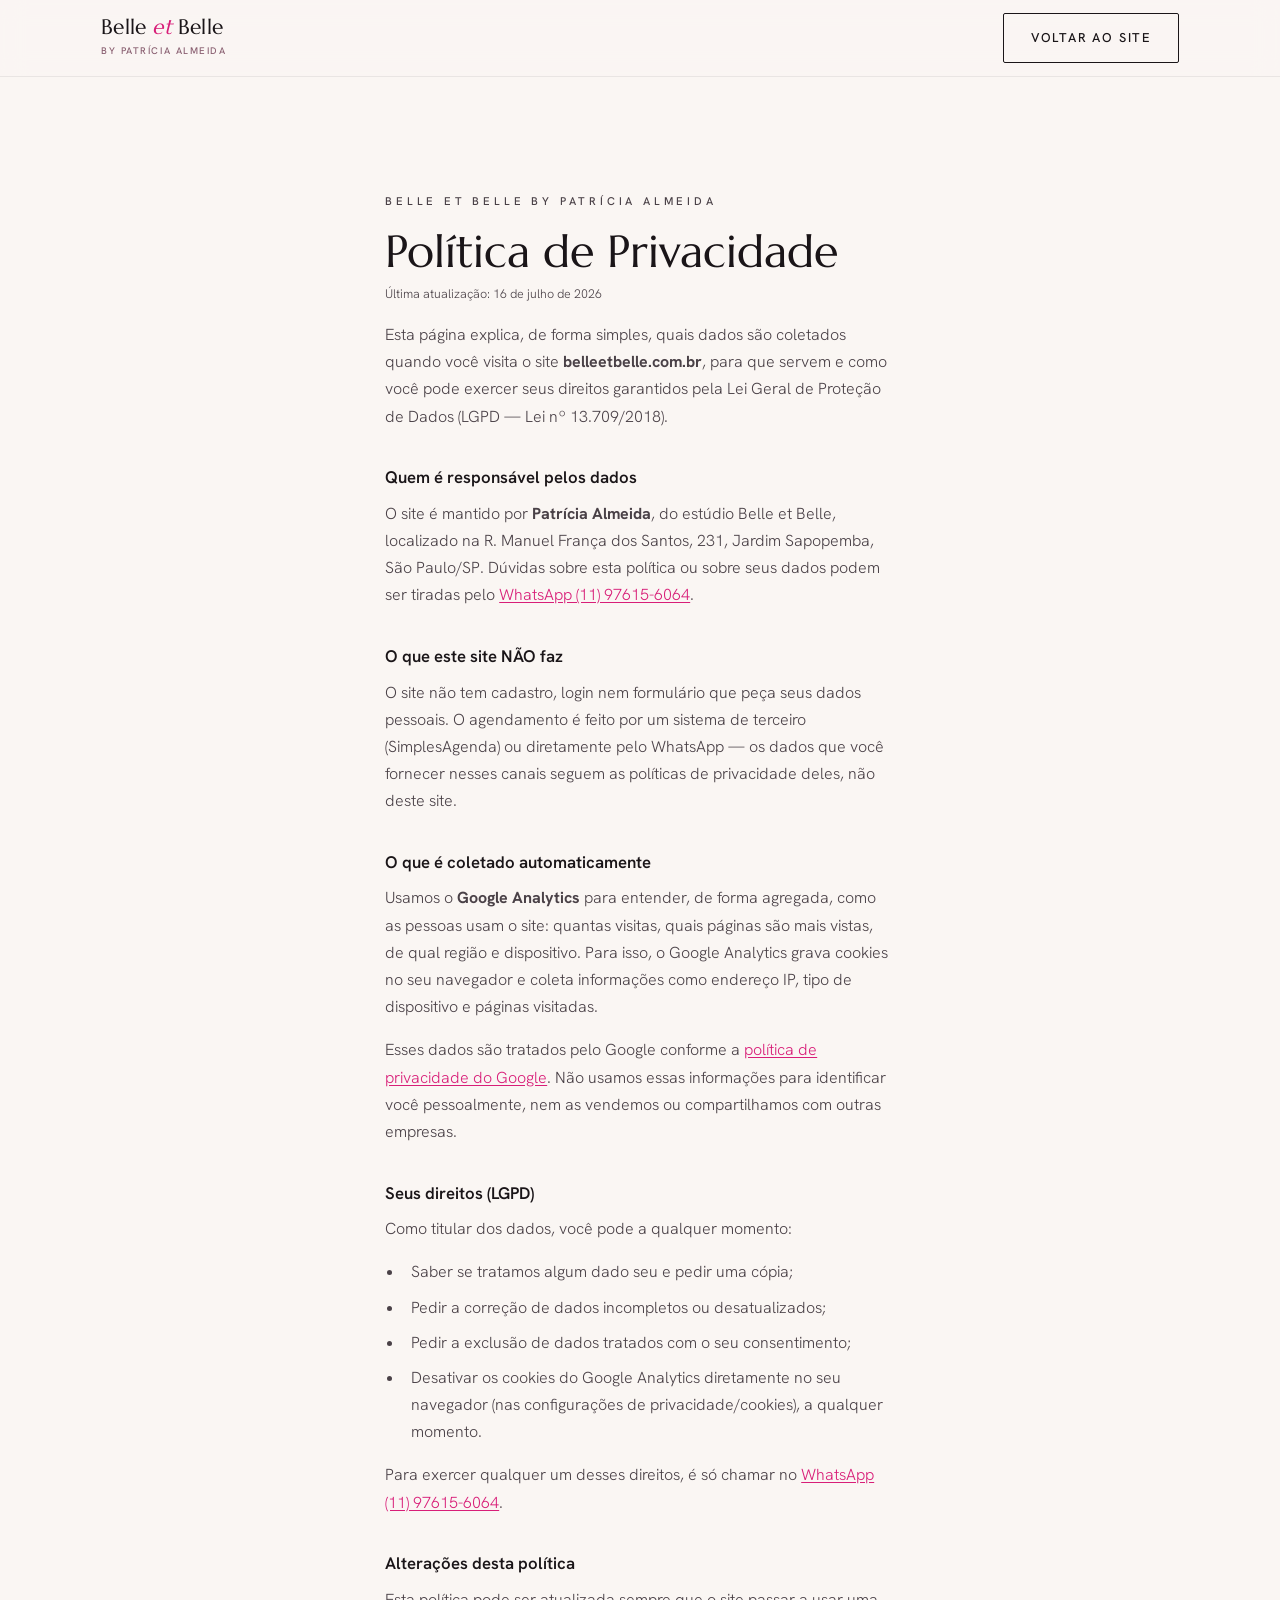
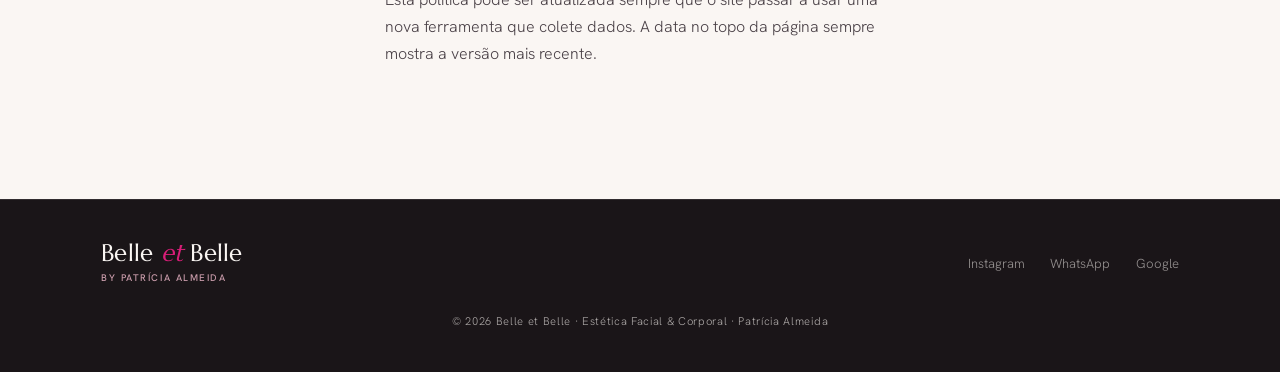
<file: privacidade.html>
<!doctype html>
<html lang="pt-BR">
  <head>
    <meta charset="UTF-8" />
    <meta name="viewport" content="width=device-width, initial-scale=1.0" />

    <!-- Google tag (gtag.js) -->
    <script
      async
      src="https://www.googletagmanager.com/gtag/js?id=G-WTW3HWDGJZ"
    ></script>
    <script>
      window.dataLayer = window.dataLayer || [];
      function gtag() {
        dataLayer.push(arguments);
      }
      gtag("js", new Date());
      gtag("config", "G-WTW3HWDGJZ");
    </script>

    <link rel="canonical" href="https://belleetbelle.com.br/privacidade.html" />

    <title>Política de Privacidade — Belle et Belle by Patrícia Almeida</title>
    <meta
      name="description"
      content="Política de privacidade do site Belle et Belle by Patrícia Almeida: quais dados são coletados, para que servem e como exercer seus direitos garantidos pela LGPD."
    />
    <meta name="theme-color" content="#D81E78" />
    <meta name="robots" content="index, follow" />

    <!-- Favicons -->
    <link rel="icon" href="assets/img/logo/favicon.svg" type="image/svg+xml" />
    <link
      rel="icon"
      href="assets/img/logo/png/favicon.png"
      sizes="32x32"
    />
    <link rel="apple-touch-icon" href="assets/img/logo/png/favicon.png" />

    <link rel="preconnect" href="https://fonts.googleapis.com" />
    <link rel="preconnect" href="https://fonts.gstatic.com" crossorigin />
    <link
      href="https://fonts.googleapis.com/css2?family=Marcellus&family=Hanken+Grotesk:ital,wght@0,300;0,400;0,500;0,600;1,400&display=swap"
      rel="stylesheet"
    />
    <link rel="stylesheet" href="assets/css/styles.css?v=3" />
  </head>
  <body>
    <!-- NAV -->
    <header class="nav">
      <div class="wrap nav__inner">
        <a
          href="index.html"
          class="nav__logo"
          aria-label="Belle et Belle by Patrícia Almeida — início"
        >
          <span class="brandmark__text">
            <span class="brandmark__word">Belle <em>et</em> Belle</span>
            <span class="brandmark__sub">by Patrícia Almeida</span>
          </span>
        </a>
        <a href="index.html" class="btn btn--outline">Voltar ao site</a>
      </div>
    </header>

    <main>
      <section class="section legal">
        <div class="wrap legal__content">
          <p class="eyebrow">Belle et Belle by Patrícia Almeida</p>
          <h1>Política de Privacidade</h1>
          <p class="legal__updated">Última atualização: 16 de julho de 2026</p>

          <p>
            Esta página explica, de forma simples, quais dados são coletados
            quando você visita o site <strong>belleetbelle.com.br</strong>,
            para que servem e como você pode exercer seus direitos garantidos
            pela Lei Geral de Proteção de Dados (LGPD — Lei nº 13.709/2018).
          </p>

          <h2>Quem é responsável pelos dados</h2>
          <p>
            O site é mantido por <strong>Patrícia Almeida</strong>, do estúdio
            Belle et Belle, localizado na R. Manuel França dos Santos, 231,
            Jardim Sapopemba, São Paulo/SP. Dúvidas sobre esta política ou
            sobre seus dados podem ser tiradas pelo
            <a
              href="https://wa.me/5511976156064?text=Oi!%20Tenho%20uma%20d%C3%BAvida%20sobre%20a%20pol%C3%ADtica%20de%20privacidade%20do%20site"
              target="_blank"
              rel="noopener"
              >WhatsApp (11) 97615-6064</a
            >.
          </p>

          <h2>O que este site NÃO faz</h2>
          <p>
            O site não tem cadastro, login nem formulário que peça seus
            dados pessoais. O agendamento é feito por um sistema de
            terceiro (SimplesAgenda) ou diretamente pelo WhatsApp — os dados
            que você fornecer nesses canais seguem as políticas de
            privacidade deles, não deste site.
          </p>

          <h2>O que é coletado automaticamente</h2>
          <p>
            Usamos o <strong>Google Analytics</strong> para entender, de
            forma agregada, como as pessoas usam o site: quantas visitas,
            quais páginas são mais vistas, de qual região e dispositivo. Para
            isso, o Google Analytics grava cookies no seu navegador e coleta
            informações como endereço IP, tipo de dispositivo e páginas
            visitadas.
          </p>
          <p>
            Esses dados são tratados pelo Google conforme a
            <a
              href="https://policies.google.com/privacy"
              target="_blank"
              rel="noopener"
              >política de privacidade do Google</a
            >. Não usamos essas informações para identificar você
            pessoalmente, nem as vendemos ou compartilhamos com outras
            empresas.
          </p>

          <h2>Seus direitos (LGPD)</h2>
          <p>Como titular dos dados, você pode a qualquer momento:</p>
          <ul class="legal__list">
            <li>Saber se tratamos algum dado seu e pedir uma cópia;</li>
            <li>Pedir a correção de dados incompletos ou desatualizados;</li>
            <li>
              Pedir a exclusão de dados tratados com o seu consentimento;
            </li>
            <li>
              Desativar os cookies do Google Analytics diretamente no seu
              navegador (nas configurações de privacidade/cookies), a
              qualquer momento.
            </li>
          </ul>
          <p>
            Para exercer qualquer um desses direitos, é só chamar no
            <a
              href="https://wa.me/5511976156064?text=Oi!%20Quero%20falar%20sobre%20meus%20dados%20no%20site"
              target="_blank"
              rel="noopener"
              >WhatsApp (11) 97615-6064</a
            >.
          </p>

          <h2>Alterações desta política</h2>
          <p>
            Esta política pode ser atualizada sempre que o site passar a usar
            uma nova ferramenta que colete dados. A data no topo da página
            sempre mostra a versão mais recente.
          </p>
        </div>
      </section>
    </main>

    <footer class="footer">
      <div class="wrap footer__inner">
        <span class="footer__logo">
          <span class="brandmark__text">
            <span class="brandmark__word">Belle <em>et</em> Belle</span>
            <span class="brandmark__sub">by Patrícia Almeida</span>
          </span>
        </span>
        <nav class="footer__social" aria-label="Redes sociais">
          <a
            href="https://www.instagram.com/belleetbellestudio"
            target="_blank"
            rel="noopener"
            >Instagram</a
          >
          <a
            href="https://wa.me/5511976156064?text=Oi!%20Vi%20o%20site%20e%20quero%20agendar%20um%20horário"
            target="_blank"
            rel="noopener"
            >WhatsApp</a
          >
          <a
            href="https://maps.app.goo.gl/AXm2BVZ8oATcKBRG7"
            target="_blank"
            rel="noopener"
            >Google</a
          >
        </nav>
      </div>
      <p class="footer__credit">
        © 2026 Belle et Belle · Estética Facial &amp; Corporal · Patrícia
        Almeida
      </p>
    </footer>
  </body>
</html>
</file>
<file: assets/css/styles.css>
:root {
  --paper: #faf6f3;
  --white: #ffffff;
  --ink: #1a1518;
  --ink-soft: #4a4147;
  --pink: #d81e78;
  --pink-deep: #b01561;
  --pink-soft: #f7dce8;
  --pink-tint: #fceef4;
  --mauve: #8a6071;

  --font-display: "Marcellus", Georgia, serif;
  --font-body: "Hanken Grotesk", system-ui, sans-serif;

  --maxw: 1180px;
  --gut: clamp(1.25rem, 4vw, 4rem);
  --ease: cubic-bezier(0.22, 0.7, 0.25, 1);
}

* {
  box-sizing: border-box;
  margin: 0;
  padding: 0;
}
html {
  scroll-behavior: smooth;
}
body {
  font-family: var(--font-body);
  font-weight: 300;
  color: var(--ink);
  background: var(--paper);
  line-height: 1.7;
  -webkit-font-smoothing: antialiased;
}
img {
  max-width: 100%;
  display: block;
}
a {
  color: inherit;
  text-decoration: none;
}
h1,
h2,
h3 {
  font-family: var(--font-display);
  font-weight: 400;
  line-height: 1.12;
}

.eyebrow {
  font-size: 0.7rem;
  font-weight: 500;
  letter-spacing: 0.34em;
  text-transform: uppercase;
  color: var(--mauve);
}


.wrap {
  max-width: var(--maxw);
  margin-inline: auto;
  padding-inline: var(--gut);
}
.section {
  padding-block: clamp(4.5rem, 9vw, 8.5rem);
}
/* seção logo após um divisor: menos respiro no topo */
.section--tight {
  padding-top: 1rem;
}

.btn {
  display: inline-flex;
  align-items: center;
  gap: 0.55em;
  font-family: var(--font-body);
  font-size: 0.8rem;
  font-weight: 500;
  letter-spacing: 0.14em;
  text-transform: uppercase;
  padding: 1.05em 2.1em;
  border-radius: 2px;
  border: 1px solid transparent;
  cursor: pointer;
  transition: all 0.35s var(--ease);
}
.btn--primary {
  background: var(--pink);
  color: var(--white);
}
.btn--primary:hover {
  background: var(--pink-deep);
  transform: translateY(-2px);
}
.btn--outline {
  background: transparent;
  color: var(--ink);
  border-color: var(--ink);
}
.btn--outline:hover {
  background: var(--ink);
  color: var(--paper);
}
.btn--ghost {
  background: transparent;
  color: var(--paper);
  border-color: rgba(250, 246, 243, 0.4);
}
.btn--ghost:hover {
  background: var(--paper);
  color: var(--ink);
}

a:focus-visible,
button:focus-visible {
  outline: 2px solid var(--pink);
  outline-offset: 3px;
}

.reveal {
  opacity: 0;
  transform: translateY(22px);
  transition:
    opacity 0.8s var(--ease),
    transform 0.8s var(--ease);
}
.reveal.in {
  opacity: 1;
  transform: none;
}

/* assinatura: linha fina ondulada */
.thread {
  display: block;
  width: 100%;
  height: 48px;
  overflow: visible;
}
.thread path {
  fill: none;
  stroke: var(--pink);
  stroke-width: 1.5;
  stroke-dasharray: 2000;
  stroke-dashoffset: 2000;
  transition: stroke-dashoffset 1.8s var(--ease);
}
.thread.in path {
  stroke-dashoffset: 0;
}

/* NAV */
.nav {
  position: sticky;
  top: 0;
  z-index: 50;
  background: rgba(250, 246, 243, 0.9);
  backdrop-filter: blur(12px);
  border-bottom: 1px solid rgba(26, 21, 24, 0.07);
}
.nav__inner {
  display: flex;
  align-items: center;
  justify-content: space-between;
  height: 76px;
}
.nav__logo {
  display: inline-flex;
  align-items: center;
  gap: 0.65rem;
}
.brandmark__icon {
  width: 46px;
  height: 46px;
  flex-shrink: 0;
  display: block;
}
.brandmark__word {
  display: block;
  font-family: "Marcellus", Georgia, serif;
  font-size: 1.3rem;
  line-height: 1;
  letter-spacing: 0.01em;
  color: var(--ink);
}
.brandmark__word em {
  font-style: italic;
  color: var(--pink);
}
.brandmark__sub {
  display: block;
  margin-top: 0.3rem;
  font-family: "Hanken Grotesk", Arial, sans-serif;
  font-size: 0.6rem;
  font-weight: 500;
  letter-spacing: 0.16em;
  text-transform: uppercase;
  color: var(--mauve);
}
.nav__links {
  display: flex;
  gap: 2.2rem;
  align-items: center;
}
.nav__links a {
  font-size: 0.82rem;
  font-weight: 400;
  letter-spacing: 0.06em;
  transition: color 0.3s;
}
.nav__links a:hover {
  color: var(--pink);
}
.nav__toggle {
  display: none;
  background: none;
  border: 0;
  font-size: 1.5rem;
  color: var(--ink);
  cursor: pointer;
}

/* HERO */
.hero__grid {
  display: grid;
  grid-template-columns: 1.1fr 0.9fr;
  gap: clamp(2rem, 6vw, 6rem);
  align-items: center;
  padding-block: clamp(3.5rem, 8vw, 7rem);
}
.hero__eyebrow {
  margin-bottom: 1.6rem;
}
.hero__title {
  font-size: clamp(2.8rem, 7vw, 5.4rem);
  letter-spacing: -0.01em;
  margin-bottom: 1.6rem;
}
.hero__title em {
  font-style: italic;
  color: var(--pink);
}
.hero__sub {
  font-size: 1.1rem;
  font-weight: 300;
  max-width: 40ch;
  color: var(--ink-soft);
}
.hero__cta {
  display: flex;
  gap: 1rem;
  margin-top: 2.6rem;
  flex-wrap: wrap;
  align-items: center;
}
.hero__rating {
  display: flex;
  align-items: center;
  gap: 0.6rem;
  margin-top: 2.4rem;
}
.hero__rating .stars {
  color: var(--pink);
  letter-spacing: 0.1em;
}
.hero__rating small {
  font-size: 0.82rem;
  color: var(--ink-soft);
}

.hero__art {
  position: relative;
}
.hero__dot {
  position: absolute;
  width: 9px;
  height: 9px;
  border-radius: 50%;
  background: var(--pink);
}

/* STATS */
.stats {
  border-top: 1px solid rgba(26, 21, 24, 0.1);
  border-bottom: 1px solid rgba(26, 21, 24, 0.1);
}
.stats__grid {
  display: grid;
  grid-template-columns: repeat(4, 1fr);
  text-align: center;
  padding-block: clamp(2.2rem, 4vw, 3rem);
  gap: 1rem;
}
.stats__num {
  font-family: var(--font-display);
  font-size: clamp(1.9rem, 3.6vw, 2.6rem);
  color: var(--pink);
}
.stats__label {
  font-size: 0.72rem;
  font-weight: 400;
  letter-spacing: 0.12em;
  text-transform: uppercase;
  color: var(--ink-soft);
  margin-top: 0.35rem;
}
.stats__item + .stats__item {
  border-left: 1px solid rgba(26, 21, 24, 0.1);
}

/* SEC HEAD */
.sec-head {
  margin-bottom: 3.4rem;
}
/* cabeçalho de seção centralizado (o eyebrow vira pílula central) */
.sec-head--center {
  text-align: center;
}
.sec-head--center .eyebrow,
.ba__head .eyebrow {
  display: inline-block;
}
.sec-head h2 {
  font-size: clamp(2.1rem, 4.6vw, 3.4rem);
  margin-top: 0.8rem;
}
.sec-head h2 em {
  font-style: italic;
  color: var(--pink);
}

/* SERVIÇOS / PROCEDIMENTOS */
.card {
  background: var(--white);
  border: 1px solid rgba(26, 21, 24, 0.08);
  border-radius: 4px;
  padding: 2.4rem 2rem;
  transition:
    transform 0.4s var(--ease),
    box-shadow 0.4s,
    border-color 0.4s;
}
.card:hover {
  transform: translateY(-5px);
  box-shadow: 0 20px 44px -26px rgba(216, 30, 120, 0.3);
  border-color: var(--pink-soft);
}
.card__mark {
  width: 34px;
  height: 1.5px;
  background: var(--pink);
  margin-bottom: 1.3rem;
}
.card h3 {
  font-size: 1.35rem;
  margin-bottom: 0.6rem;
}
.card p {
  font-size: 0.95rem;
  font-weight: 300;
  color: var(--ink-soft);
}
.card__meta {
  display: inline-block;
  font-size: 0.7rem;
  font-weight: 500;
  letter-spacing: 0.12em;
  text-transform: uppercase;
  color: var(--mauve);
  margin-bottom: 0.8rem;
}

/* PROCEDIMENTOS (menu por categoria) */
.proc__menu {
  display: flex;
  flex-wrap: wrap;
  justify-content: center;
  gap: 0.7rem;
  margin-bottom: 2.6rem;
}
.proc__tab {
  display: inline-flex;
  align-items: center;
  gap: 0.5em;
  font-family: var(--font-body);
  font-size: 0.8rem;
  font-weight: 500;
  letter-spacing: 0.04em;
  color: var(--ink);
  background: var(--white);
  border: 1px solid rgba(26, 21, 24, 0.14);
  border-radius: 2rem;
  padding: 0.7em 1.3em;
  cursor: pointer;
  transition: all 0.3s var(--ease);
}
.proc__tab span {
  display: inline-grid;
  place-items: center;
  min-width: 1.5em;
  height: 1.5em;
  padding: 0 0.35em;
  font-size: 0.72rem;
  border-radius: 1em;
  background: var(--pink-soft);
  color: var(--pink-deep);
  transition: all 0.3s var(--ease);
}
.proc__tab:hover {
  border-color: var(--pink);
  color: var(--pink);
}
.proc__tab.is-active {
  background: var(--pink);
  border-color: var(--pink);
  color: var(--white);
}
.proc__tab.is-active span {
  background: rgba(255, 255, 255, 0.22);
  color: var(--white);
}
.proc__grid {
  display: grid;
  grid-template-columns: repeat(3, 1fr);
  gap: 1.4rem;
}
.proc__item {
  animation: galleryIn 0.5s var(--ease) both;
}
.proc__item.is-hidden {
  display: none;
}
.proc__note {
  text-align: center;
  margin-top: 2.6rem;
  font-size: 0.92rem;
  color: var(--ink-soft);
}
.proc__note a {
  color: var(--pink-deep);
  font-weight: 500;
  border-bottom: 1px solid transparent;
  transition: border-color 0.3s var(--ease);
}
.proc__note a:hover {
  border-color: var(--pink);
}

/* ANTES/DEPOIS */
.ba__head {
  text-align: center;
  margin-bottom: 3rem;
}
.ba__head h2 {
  font-size: clamp(2.1rem, 4.6vw, 3.4rem);
  margin-top: 0.8rem;
}
.ba__head h2 em {
  font-style: italic;
  color: var(--pink);
}
.ba__compare {
  position: relative;
  max-width: 460px;
  margin-inline: auto;
  aspect-ratio: 3/4;
  border-radius: 6px;
  overflow: hidden;
  cursor: ew-resize;
  user-select: none;
  box-shadow: 0 30px 60px -32px rgba(26, 21, 24, 0.4);
}
.ba__layer {
  position: absolute;
  inset: 0;
  display: grid;
  place-items: center;
  font-size: 0.78rem;
  letter-spacing: 0.22em;
  text-transform: uppercase;
}
.ba__after {
  background: var(--pink-tint);
  color: var(--mauve);
}
.ba__before {
  background: var(--ink);
  color: rgba(250, 246, 243, 0.5);
  clip-path: inset(0 50% 0 0);
}
.ba__layer img {
  width: 100%;
  height: 100%;
  object-fit: cover;
  pointer-events: none;
}
.ba__tag {
  position: absolute;
  top: 1rem;
  padding: 0.35em 1em;
  font-size: 0.66rem;
  font-weight: 500;
  letter-spacing: 0.16em;
  text-transform: uppercase;
  border-radius: 2px;
}
.ba__tag--before {
  left: 1rem;
  background: var(--paper);
  color: var(--ink);
}
.ba__tag--after {
  right: 1rem;
  background: var(--pink);
  color: var(--white);
}
.ba__handle {
  position: absolute;
  top: 0;
  bottom: 0;
  left: 50%;
  width: 1px;
  background: var(--paper);
  transform: translateX(-50%);
  pointer-events: none;
}
.ba__knob {
  position: absolute;
  top: 50%;
  left: 50%;
  transform: translate(-50%, -50%);
  width: 44px;
  height: 44px;
  border-radius: 50%;
  background: var(--paper);
  color: var(--pink);
  display: grid;
  place-items: center;
  font-family: var(--font-display);
  font-style: italic;
  font-size: 0.95rem;
  box-shadow: 0 4px 16px rgba(26, 21, 24, 0.3);
}
.ba__stage {
  margin: 0;
}
.ba__caption {
  text-align: center;
  margin-top: 1.2rem;
  font-family: var(--font-display);
  font-size: 1.05rem;
  color: var(--ink);
}
.ba__thumbs {
  display: flex;
  justify-content: center;
  flex-wrap: wrap;
  gap: 0.9rem;
  margin-top: 1.6rem;
}
.ba__thumb {
  width: 92px;
  aspect-ratio: 3/4;
  padding: 0;
  border: 1px solid rgba(26, 21, 24, 0.12);
  border-radius: 4px;
  overflow: hidden;
  background: none;
  cursor: pointer;
  opacity: 0.62;
  transition:
    opacity 0.3s var(--ease),
    border-color 0.3s var(--ease),
    transform 0.3s var(--ease);
}
.ba__thumb img {
  width: 100%;
  height: 100%;
  object-fit: cover;
  display: block;
}
.ba__thumb:hover {
  opacity: 1;
  transform: translateY(-2px);
}
.ba__thumb.is-active {
  opacity: 1;
  border-color: var(--pink);
  box-shadow: 0 0 0 1px var(--pink);
}
.ba__note {
  text-align: center;
  margin-top: 1.4rem;
  font-size: 0.8rem;
  color: var(--ink-soft);
}

/* GALERIA POR SESSÃO (colagens antes/depois prontas) */
.gallery {
  margin-top: 4rem;
}
.gallery__lead {
  text-align: center;
  font-family: var(--font-display);
  font-size: 1.25rem;
  color: var(--ink);
  margin-bottom: 1.6rem;
}
.gallery__menu {
  display: flex;
  flex-wrap: wrap;
  justify-content: center;
  gap: 0.7rem;
  margin-bottom: 2.6rem;
}
.gallery__tab {
  display: inline-flex;
  align-items: center;
  gap: 0.5em;
  font-family: var(--font-body);
  font-size: 0.8rem;
  font-weight: 500;
  letter-spacing: 0.04em;
  color: var(--ink);
  background: var(--white);
  border: 1px solid rgba(26, 21, 24, 0.14);
  border-radius: 2rem;
  padding: 0.7em 1.3em;
  cursor: pointer;
  transition: all 0.3s var(--ease);
}
.gallery__tab span {
  display: inline-grid;
  place-items: center;
  min-width: 1.5em;
  height: 1.5em;
  padding: 0 0.35em;
  font-size: 0.72rem;
  border-radius: 1em;
  background: var(--pink-soft);
  color: var(--pink-deep);
  transition: all 0.3s var(--ease);
}
.gallery__tab:hover {
  border-color: var(--pink);
  color: var(--pink);
}
.gallery__tab.is-active {
  background: var(--pink);
  border-color: var(--pink);
  color: var(--white);
}
.gallery__tab.is-active span {
  background: rgba(255, 255, 255, 0.22);
  color: var(--white);
}
.gallery__grid {
  display: grid;
  grid-template-columns: repeat(4, 1fr);
  gap: 1rem;
}
.gallery__item {
  margin: 0;
  position: relative;
  border-radius: 6px;
  overflow: hidden;
  cursor: zoom-in;
  background: var(--pink-soft);
  box-shadow: 0 18px 38px -28px rgba(26, 21, 24, 0.4);
  animation: galleryIn 0.5s var(--ease) both;
}
.gallery__item.is-hidden {
  display: none;
}
@keyframes galleryIn {
  from {
    opacity: 0;
    transform: translateY(14px);
  }
  to {
    opacity: 1;
    transform: none;
  }
}
.gallery__item img {
  width: 100%;
  height: 100%;
  aspect-ratio: 3/4;
  object-fit: cover;
  transition: transform 0.5s var(--ease);
}
.gallery__item:hover img {
  transform: scale(1.04);
}
.gallery__item figcaption {
  position: absolute;
  left: 0;
  right: 0;
  bottom: 0;
  padding: 1.6rem 0.9rem 0.7rem;
  font-size: 0.74rem;
  font-weight: 500;
  letter-spacing: 0.04em;
  color: var(--white);
  background: linear-gradient(to top, rgba(26, 21, 24, 0.78), transparent);
}

/* LIGHTBOX */
.lightbox {
  position: fixed;
  inset: 0;
  z-index: 100;
  display: none;
  place-items: center;
  padding: clamp(1rem, 4vw, 3rem);
  background: rgba(26, 21, 24, 0.92);
  cursor: zoom-out;
}
.lightbox.is-open {
  display: grid;
}
.lightbox__img {
  max-width: 100%;
  max-height: 90vh;
  width: auto;
  border-radius: 4px;
  box-shadow: 0 30px 80px -20px rgba(0, 0, 0, 0.7);
}
.lightbox__close {
  position: absolute;
  top: 1.2rem;
  right: 1.6rem;
  width: 44px;
  height: 44px;
  font-size: 1.8rem;
  line-height: 1;
  color: var(--paper);
  background: rgba(250, 246, 243, 0.12);
  border: 0;
  border-radius: 50%;
  cursor: pointer;
  transition: background 0.3s;
}
.lightbox__close:hover {
  background: rgba(250, 246, 243, 0.28);
}

/* SOBRE */
.about {
  background: var(--pink-tint);
}
.about__grid {
  display: grid;
  grid-template-columns: 0.85fr 1.15fr;
  gap: clamp(2rem, 5vw, 4.5rem);
  align-items: center;
}
.about__frame {
  aspect-ratio: 4/5;
  border-radius: 50% 50% 6px 6px / 28% 28% 6px 6px;
  background: var(--pink-soft);
  border: 1px solid rgba(216, 30, 120, 0.18);
  position: relative;
  overflow: hidden;
}
.about__frame img {
  position: absolute;
  inset: 0;
  width: 100%;
  height: 100%;
  object-fit: cover;
  object-position: center 93%;
}
.about h2 {
  font-size: clamp(2.1rem, 4.6vw, 3.2rem);
  margin: 0.8rem 0 1.4rem;
}
.about h2 em {
  font-style: italic;
  color: var(--pink);
}
.about p {
  max-width: 50ch;
  margin-bottom: 1rem;
  color: var(--ink-soft);
}
.about__creds {
  display: flex;
  gap: 3rem;
  margin-top: 2rem;
  flex-wrap: wrap;
}
.about__cred span {
  display: block;
  font-family: var(--font-display);
  font-size: 1.9rem;
  color: var(--pink);
}

.about__cred small {
  font-size: 0.7rem;
  letter-spacing: 0.1em;
  text-transform: uppercase;
  color: var(--ink-soft);
}
.about__btn {
  margin-top: 2.2rem;
}

/* HERO · tour em vídeo do studio */
.hero__video-wrap {
  position: relative;
  max-width: 452px;
  margin-inline: auto;
  padding: 4px 26px 0;
}
/* brilho difuso rosa atrás do vídeo (mesma assinatura do antigo baralho) */
.hero__video-wrap::before {
  content: "";
  position: absolute;
  inset: -8% 0 -2%;
  background: radial-gradient(
    60% 55% at 50% 40%,
    rgba(216, 30, 120, 0.18),
    rgba(216, 30, 120, 0) 72%
  );
  filter: blur(16px);
  z-index: 0;
  pointer-events: none;
}
.hero__video-frame {
  position: relative;
  aspect-ratio: 4 / 5;
  padding: 8px;
  background: var(--white);
  /* moldura em arco: assinatura da marca (hero/sobre) */
  border-radius: 50% 50% 8px 8px / 30% 30% 8px 8px;
  border: 1px solid var(--pink-soft);
  box-shadow:
    0 24px 50px -20px rgba(216, 30, 120, 0.5),
    0 6px 16px -6px rgba(26, 21, 24, 0.18);
}
.hero__video {
  width: 100%;
  height: 100%;
  object-fit: cover;
  border-radius: 50% 50% 4px 4px / 30% 30% 4px 4px;
}

/* DEPOIMENTOS */
.testi__lead {
  margin-top: 0.9rem;
  font-size: 0.92rem;
  color: var(--ink-soft);
}
.testi__toggle {
  display: inline-flex;
  align-items: center;
  gap: 0.5em;
  margin-top: 1.4rem;
  font-family: var(--font-body);
  font-size: 0.72rem;
  font-weight: 500;
  letter-spacing: 0.1em;
  text-transform: uppercase;
  color: var(--ink-soft);
  background: var(--white);
  border: 1px solid rgba(26, 21, 24, 0.16);
  border-radius: 2rem;
  padding: 0.55em 1.1em;
  cursor: pointer;
  transition: all 0.3s var(--ease);
}
.testi__toggle:hover {
  border-color: var(--pink);
  color: var(--pink);
}
.testi__toggle .ico {
  font-size: 0.9em;
  line-height: 1;
}
.testi__lead strong {
  color: var(--pink);
  font-weight: 600;
}
/* carrossel marquee */
.testi {
  --testi-duration: 150s;
  overflow: hidden;
  -webkit-mask: linear-gradient(
    90deg,
    transparent,
    #000 7%,
    #000 93%,
    transparent
  );
  mask: linear-gradient(90deg, transparent, #000 7%, #000 93%, transparent);
}
.testi__track {
  display: flex;
  width: max-content;
  align-items: stretch;
  animation: testiScroll var(--testi-duration) linear infinite;
}
.testi:hover .testi__track,
.testi.is-paused .testi__track {
  animation-play-state: paused;
}
@keyframes testiScroll {
  from {
    transform: translateX(0);
  }
  to {
    transform: translateX(-50%);
  }
}
.quote {
  flex: 0 0 330px;
  width: 330px;
  margin-right: 1.4rem;
  background: var(--white);
  border: 1px solid rgba(26, 21, 24, 0.08);
  border-radius: 4px;
  padding: 2rem 1.9rem;
  position: relative;
  display: flex;
  flex-direction: column;
  cursor: pointer;
  transition:
    border-color 0.3s var(--ease),
    transform 0.3s var(--ease),
    box-shadow 0.3s var(--ease);
}
.quote:hover {
  border-color: var(--pink-soft);
  transform: translateY(-3px);
  box-shadow: 0 20px 40px -28px rgba(216, 30, 120, 0.4);
}
.testi__cta-wrap {
  text-align: center;
}
.testi__cta {
  display: inline-flex;
  align-items: center;
  gap: 0.5em;
  margin-top: 2.6rem;
  font-size: 0.82rem;
  font-weight: 500;
  letter-spacing: 0.04em;
  color: var(--pink-deep);
  border-bottom: 1px solid transparent;
  transition: border-color 0.3s var(--ease);
}
.testi__cta:hover {
  border-color: var(--pink);
}
.quote__stars {
  color: var(--pink);
  font-size: 0.9rem;
  letter-spacing: 0.1em;
  margin-bottom: 0.9rem;
}
.quote p {
  font-weight: 300;
  font-size: 0.98rem;
  line-height: 1.7;
}
.quote footer {
  margin-top: auto;
  padding-top: 1.3rem;
  font-size: 0.72rem;
  letter-spacing: 0.1em;
  text-transform: uppercase;
  color: var(--mauve);
}

/* FAQ */
.faq__grid {
  max-width: 800px;
  margin-inline: auto;
}
.faq__item {
  border-bottom: 1px solid rgba(26, 21, 24, 0.1);
}
.faq__q {
  width: 100%;
  text-align: left;
  background: none;
  border: 0;
  cursor: pointer;
  font-family: var(--font-display);
  font-size: 1.2rem;
  color: var(--ink);
  padding: 1.5rem 0;
  display: flex;
  justify-content: space-between;
  align-items: center;
  gap: 1rem;
}
.faq__q .ico {
  color: var(--pink);
  transition: transform 0.35s var(--ease);
  flex: 0 0 auto;
  font-weight: 300;
  font-family: var(--font-body);
}
.faq__item.open .faq__q .ico {
  transform: rotate(45deg);
}
.faq__a {
  max-height: 0;
  overflow: hidden;
  transition: max-height 0.4s var(--ease);
}
.faq__a p {
  padding-bottom: 1.5rem;
  color: var(--ink-soft);
  font-weight: 300;
  max-width: 66ch;
}

/* CONTATO */
.contact {
  background: var(--ink);
  color: var(--paper);
}
.contact__grid {
  display: grid;
  grid-template-columns: 1fr 1fr;
  gap: clamp(2rem, 5vw, 4rem);
  align-items: center;
}
.contact .eyebrow {
  color: var(--pink);
}
.contact h2 {
  font-size: clamp(2.1rem, 4.6vw, 3.4rem);
  color: var(--paper);
  margin: 0.8rem 0 1.6rem;
}
.contact h2 em {
  font-style: italic;
  color: var(--pink);
}
.contact__list {
  list-style: none;
  margin: 1.8rem 0;
}
.contact__list li {
  padding: 0.7rem 0;
  border-bottom: 1px solid rgba(250, 246, 243, 0.12);
  font-size: 0.95rem;
  font-weight: 300;
  display: flex;
  gap: 1rem;
}
.contact__list strong {
  min-width: 92px;
  color: var(--pink);
  font-weight: 500;
  font-size: 0.7rem;
  letter-spacing: 0.1em;
  text-transform: uppercase;
  padding-top: 0.35em;
}
.contact__link {
  color: var(--paper);
  border-bottom: 1px solid rgba(250, 246, 243, 0.35);
  transition: color 0.3s var(--ease), border-color 0.3s var(--ease);
}
.contact__link:hover {
  color: var(--pink);
  border-color: var(--pink);
}
.contact__map {
  aspect-ratio: 4/3;
  border-radius: 6px;
  position: relative;
  overflow: hidden;
  background: rgba(216, 30, 120, 0.08);
  border: 1px solid rgba(216, 30, 120, 0.25);
}
.contact__map iframe {
  width: 100%;
  height: 100%;
  border: 0;
  display: block;
}
.contact__btns {
  display: flex;
  gap: 1rem;
  flex-wrap: wrap;
  margin-top: 1.8rem;
}

/* FOOTER */
.footer {
  background: var(--ink);
  color: rgba(250, 246, 243, 0.55);
  padding-block: 2.6rem;
  border-top: 1px solid rgba(250, 246, 243, 0.1);
}
.footer__inner {
  display: flex;
  justify-content: space-between;
  align-items: center;
  flex-wrap: wrap;
  gap: 1rem;
}
.footer__logo {
  display: inline-flex;
  align-items: center;
  gap: 0.8rem;
}
.footer__logo .brandmark__icon {
  width: 54px;
  height: 54px;
}
.footer__logo .brandmark__word {
  color: var(--paper);
  font-size: 1.5rem;
}
.footer__logo .brandmark__sub {
  color: #c99baa;
}
.footer__social {
  display: flex;
  gap: 1.6rem;
  font-size: 0.82rem;
}
.footer__social a:hover {
  color: var(--pink);
}
.footer__credit {
  font-size: 0.7rem;
  letter-spacing: 0.06em;
  text-align: center;
  margin-top: 1.6rem;
  color: rgba(250, 246, 243, 0.65);
}
.footer__credit a:hover {
  color: var(--pink);
  text-decoration: underline;
}

/* LEGAL (política de privacidade) */
.legal__content {
  max-width: 68ch;
}
.legal__content h1 {
  font-size: clamp(2rem, 4.4vw, 2.8rem);
  margin: 0.6rem 0 0.4rem;
}
.legal__updated {
  font-size: 0.78rem;
  color: var(--ink-soft);
  margin-bottom: 2.2rem;
}
.legal__content h2 {
  font-family: var(--font-body);
  font-weight: 600;
  font-size: 1.05rem;
  margin: 2.4rem 0 0.8rem;
}
.legal__content p {
  margin-bottom: 1rem;
  color: var(--ink-soft);
}
.legal__content a {
  color: var(--pink);
  text-decoration: underline;
  text-underline-offset: 2px;
}
.legal__list {
  margin: 0 0 1rem 1.2rem;
  color: var(--ink-soft);
}
.legal__list li {
  margin-bottom: 0.5rem;
  padding-left: 0.4rem;
}

/* WHATSAPP */
.wa {
  position: fixed;
  right: clamp(1rem, 3vw, 2rem);
  bottom: clamp(1rem, 3vw, 2rem);
  z-index: 60;
  display: inline-flex;
  align-items: center;
  gap: 0.55em;
  background: #0a7d43;
  color: #fff;
  padding: 0.8em 1.3em;
  border-radius: 50px;
  font-weight: 500;
  font-size: 0.88rem;
  box-shadow: 0 8px 26px rgba(0, 0, 0, 0.22);
  transition: transform 0.3s var(--ease);
}
.wa:hover {
  transform: translateY(-3px);
}
.wa svg {
  width: 19px;
  height: 19px;
  fill: #fff;
}

/* RESPONSIVO */
@media (max-width: 1024px) {
  .proc__grid {
    grid-template-columns: repeat(2, 1fr);
  }
  .gallery__grid {
    grid-template-columns: repeat(3, 1fr);
  }
}
@media (max-width: 840px) {
  .nav__links {
    position: fixed;
    inset: 76px 0 auto 0;
    flex-direction: column;
    gap: 0;
    background: var(--paper);
    border-bottom: 1px solid rgba(26, 21, 24, 0.08);
    padding: 1rem var(--gut);
    transform: translateY(-135%);
    transition: transform 0.4s var(--ease);
  }
  .nav__links.open {
    transform: none;
  }
  .nav__links a {
    padding: 0.9rem 0;
    width: 100%;
    border-bottom: 1px solid rgba(26, 21, 24, 0.07);
  }
  .nav__links .btn {
    margin-top: 0.6rem;
  }
  .nav__toggle {
    display: block;
  }
  .hero__grid {
    grid-template-columns: 1fr;
  }
  .hero__art {
    order: -1;
    max-width: 360px;
  }
  .stats__grid {
    grid-template-columns: repeat(2, 1fr);
  }
  .stats__item:nth-child(odd) {
    border-left: none;
  }
  .stats__item:nth-child(3),
  .stats__item:nth-child(4) {
    border-top: 1px solid rgba(26, 21, 24, 0.1);
    padding-top: 1.4rem;
  }
  .proc__grid {
    grid-template-columns: 1fr;
  }
  .gallery__grid {
    grid-template-columns: repeat(2, 1fr);
  }
  .about__grid,
  .contact__grid {
    grid-template-columns: 1fr;
  }
  .about__frame {
    order: -1;
    max-width: 340px;
  }
  .quote {
    flex-basis: 290px;
    width: 290px;
  }
  .testi {
    --testi-duration: 110s;
  }
}
@media (prefers-reduced-motion: reduce) {
  * {
    animation: none !important;
    transition: none !important;
    scroll-behavior: auto;
  }
  .reveal {
    opacity: 1;
    transform: none;
  }
  .thread path {
    stroke-dashoffset: 0;
  }
  /* o carrossel pode rodar, mas inicia PAUSADO (a preferência do usuário é
     respeitada); o botão de play/pausa permite ligar manualmente */
  .testi__track {
    animation: testiScroll var(--testi-duration) linear infinite !important;
  }
  .testi:hover .testi__track,
  .testi.is-paused .testi__track {
    animation-play-state: paused !important;
  }
}

/* ==========================================================================
   SITE INTRO ANIMATION
   ========================================================================== */
.site-intro {
  position: fixed;
  top: 0;
  left: 0;
  width: 100%;
  height: 100vh;
  height: 100dvh;
  z-index: 99999;
  /* cor de fundo real do vídeo (amostrada dos frames), não --paper —
     evita uma borda bege visível enquanto o vídeo cresce até cobrir a tela */
  background-color: #d8cece;
  transition: opacity 1.5s ease-in-out, visibility 1.5s ease-in-out;
}
.site-intro.is-hidden {
  opacity: 0;
  visibility: hidden;
  pointer-events: none;
}
.site-intro__bg {
  position: absolute;
  top: 0;
  left: 0;
  width: 100%;
  height: 100%;
  background-size: cover;
  background-position: center;
  background-repeat: no-repeat;
  z-index: 1;
}
.site-intro__video {
  position: absolute;
  top: 0;
  left: 0;
  width: 100%;
  height: 100%;
  object-fit: cover;
  object-position: center;
  z-index: 2;
  opacity: 0;
  transition: opacity 1.5s var(--ease);
}
.site-intro__video.is-visible {
  opacity: 1;
}
</file>
